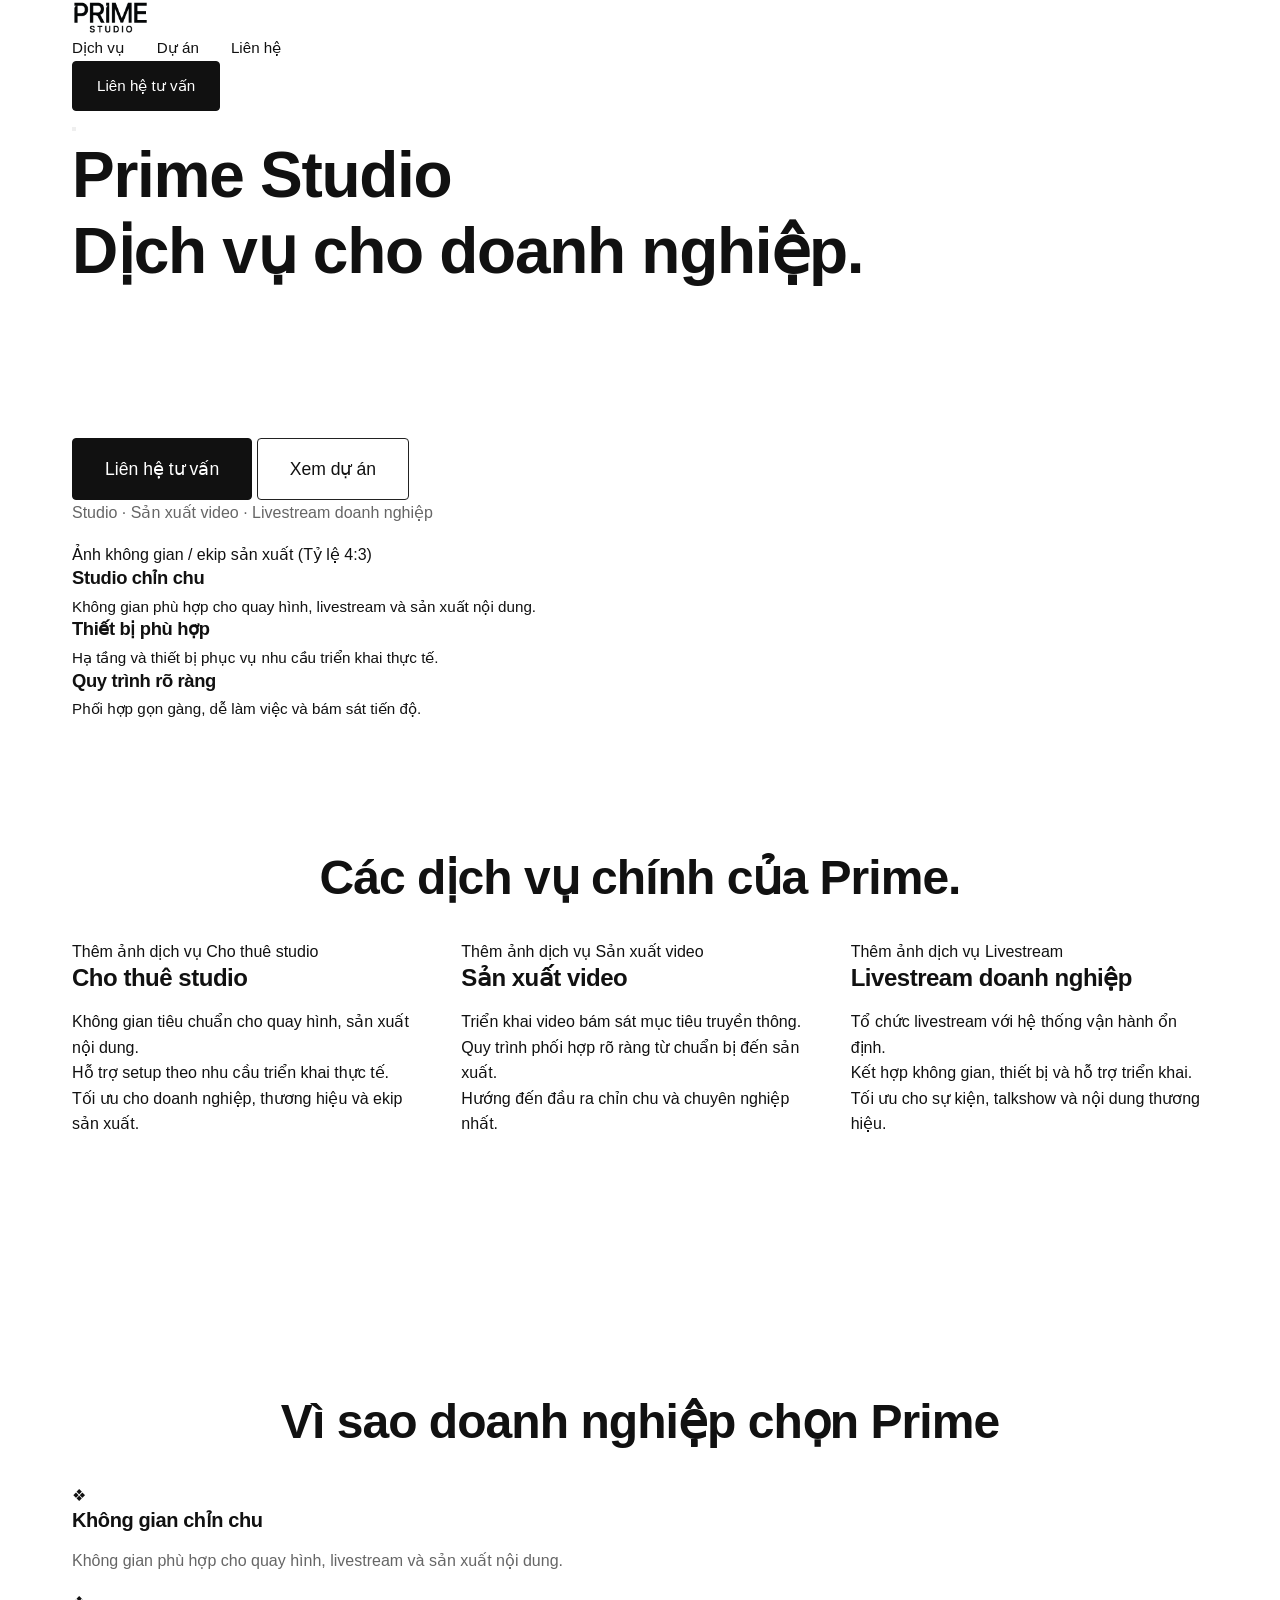
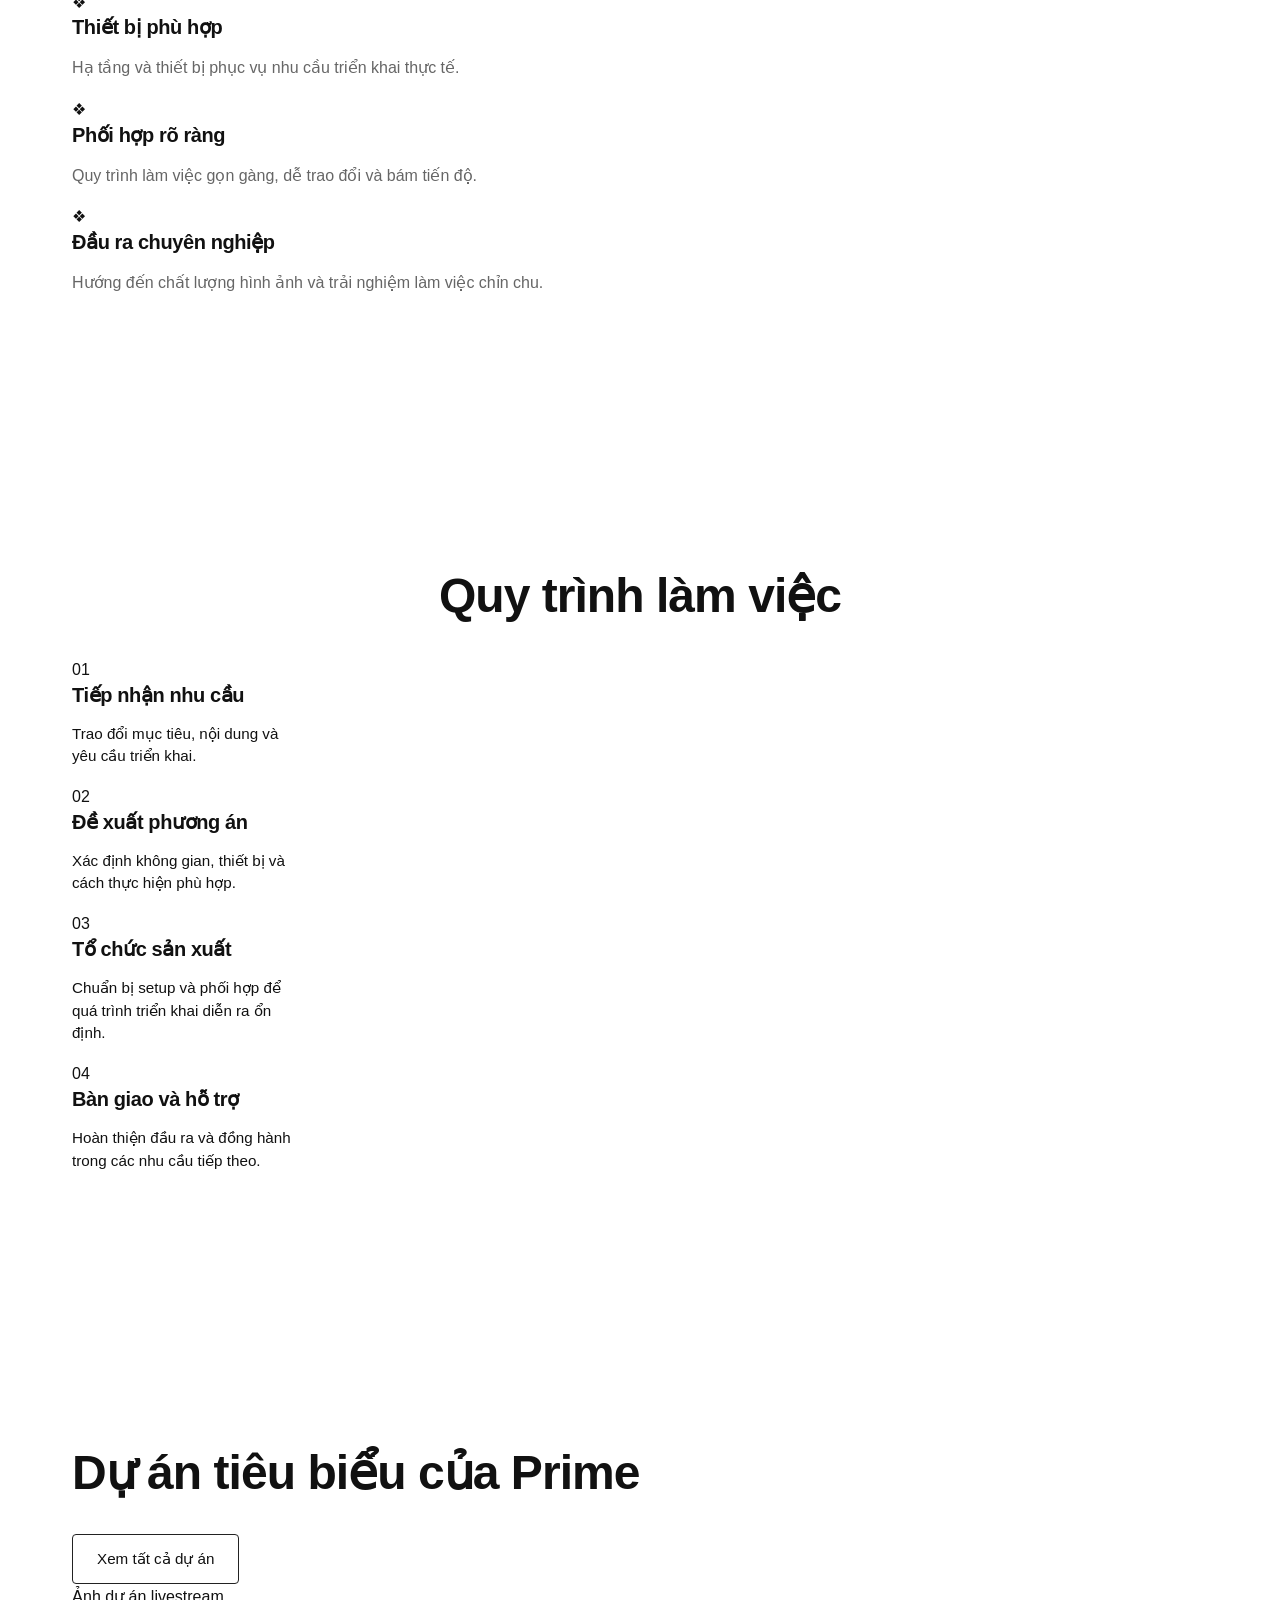
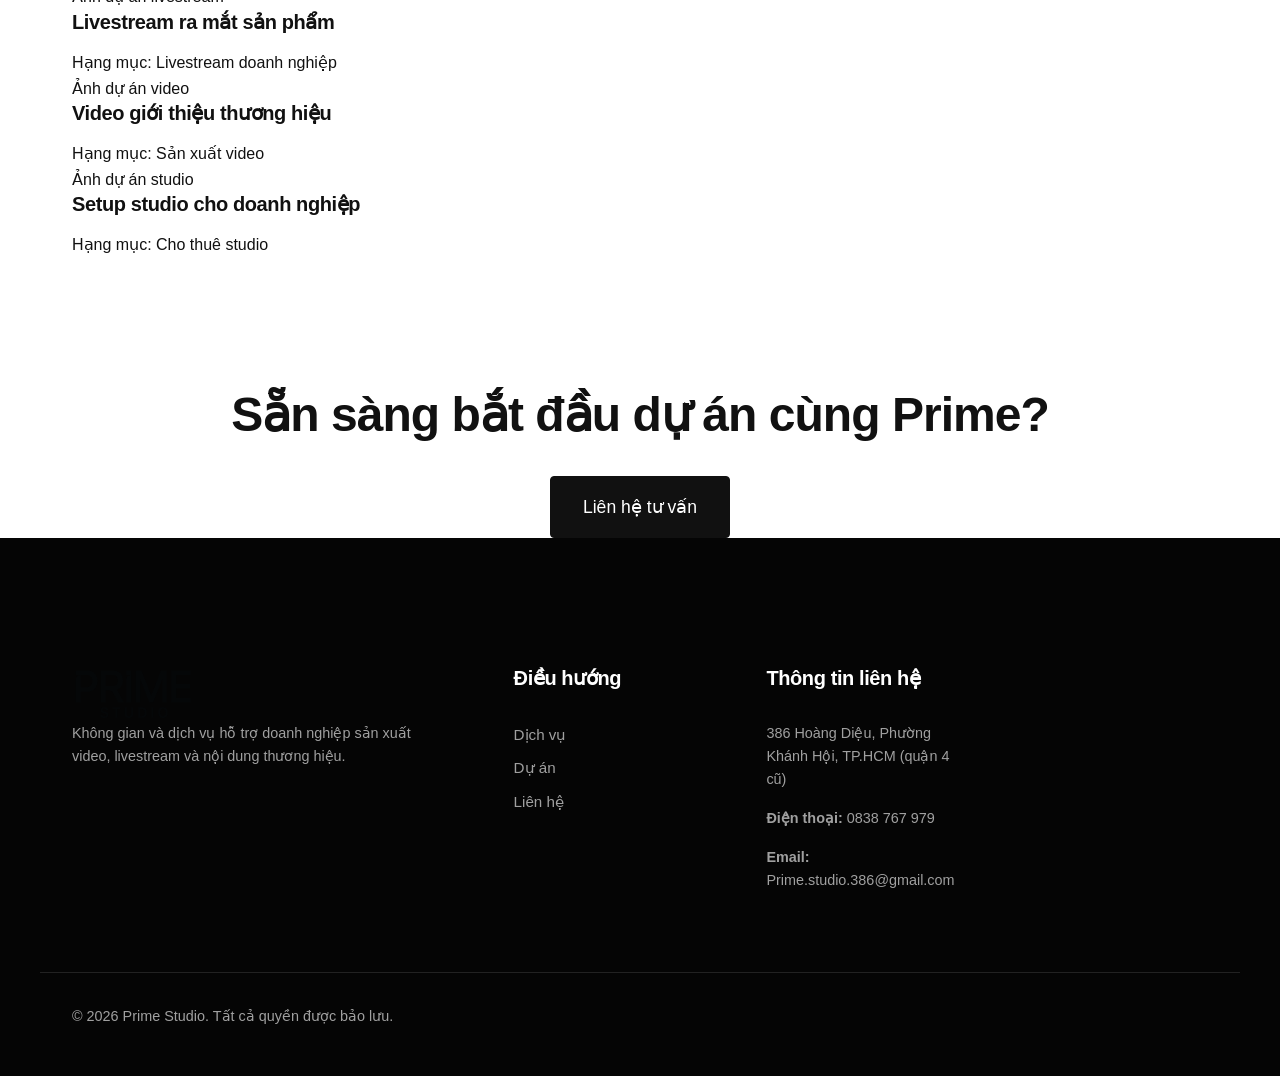
<file: index.html>
<!DOCTYPE html>
<html lang="vi">
<head>
    <meta charset="UTF-8">
    <meta name="viewport" content="width=device-width, initial-scale=1.0">
    <title>Prime Studio | Website Template</title>
    <meta name="description" content="Template website giới thiệu doanh nghiệp.">
    
    <!-- Google Fonts -->
    <link rel="preconnect" href="https://fonts.googleapis.com">
    <link rel="preconnect" href="https://fonts.gstatic.com" crossorigin>
    <link href="https://fonts.googleapis.com/css2?family=Be+Vietnam+Pro:wght@300;400;500;600;700&display=swap" rel="stylesheet">
    
    <link rel="stylesheet" href="css/style.css">
</head>
<body>

    <!-- 1. Header -->
    <header class="navbar" id="navbar">
        <div class="container nav-container">
            <div class="logo">
                <a href="#">
                    <img src="assets/images/logo.png" alt="Prime Studio">
                </a>
            </div>
            <nav class="nav-menu">
                <ul class="nav-list">
                    <li><a href="index.html#services" class="nav-link">Dịch vụ</a></li>
                    <li><a href="projects.html" class="nav-link">Dự án</a></li>
                    <li><a href="contact.html" class="nav-link">Liên hệ</a></li>
                </ul>
            </nav>
            <div class="nav-actions">
                <a href="contact.html" class="btn btn-primary">Liên hệ tư vấn</a>
            </div>
            <button class="mobile-toggle" id="mobileToggle" aria-label="Menu">
                <span></span>
                <span></span>
            </button>
        </div>
    </header>

    <!-- 2. Hero Section (Split Layout) -->
    <section class="hero-split">
        <div class="container hero-container-split">
            <div class="hero-content">
                <h1 class="hero-title">
                    <span class="title-main">Prime Studio</span><br>
                    <span class="title-sub">Dịch vụ cho doanh nghiệp.</span>
                </h1>
                <p class="hero-subtitle">Prime cung cấp không gian studio, dịch vụ livestream, thiết bị và vận hành cho mọi nhu cầu sản xuất nội dung của doanh nghiệp.</p>
                <div class="hero-cta-group">
                    <a href="contact.html" class="btn btn-primary btn-large">Liên hệ tư vấn</a>
                    <a href="#work" class="btn btn-outline btn-large">Xem dự án</a>
                </div>
                <p class="trust-line">Studio &middot; Sản xuất video &middot; Livestream doanh nghiệp</p>
            </div>
            <div class="hero-visual">
                <div class="hero-image-wrapper">
                    <div class="img-placeholder">Ảnh không gian / ekip sản xuất (Tỷ lệ 4:3)</div>
                </div>
            </div>
        </div>
    </section>

    <!-- 3. Trust Section -->
    <section class="trust-signals">
        <div class="container trust-grid-simple">
            <div class="trust-stat">
                <h3 style="font-size: 1.15rem; margin-bottom: 0.4rem; color: var(--c-text);">Studio chỉn chu</h3>
                <p style="font-size: 0.95rem; color: var(--c-text-muted); line-height: 1.5; margin: 0; padding-right: 1rem;">Không gian phù hợp cho quay hình, livestream và sản xuất nội dung.</p>
            </div>
            <div class="trust-stat">
                <h3 style="font-size: 1.15rem; margin-bottom: 0.4rem; color: var(--c-text);">Thiết bị phù hợp</h3>
                <p style="font-size: 0.95rem; color: var(--c-text-muted); line-height: 1.5; margin: 0; padding-right: 1rem;">Hạ tầng và thiết bị phục vụ nhu cầu triển khai thực tế.</p>
            </div>
            <div class="trust-stat">
                <h3 style="font-size: 1.15rem; margin-bottom: 0.4rem; color: var(--c-text);">Quy trình rõ ràng</h3>
                <p style="font-size: 0.95rem; color: var(--c-text-muted); line-height: 1.5; margin: 0; padding-right: 1rem;">Phối hợp gọn gàng, dễ làm việc và bám sát tiến độ.</p>
            </div>
        </div>
    </section>

    <!-- 4. Services Section -->
    <section class="section services" id="services">
        <div class="container">
            <h2 class="section-title text-center mb-lg">Các dịch vụ chính của Prime.</h2>
            
            <div class="services-grid">
                <!-- Service 1 -->
                <div class="service-card-clean">
                    <div class="service-img-wrap">
                        <div class="img-placeholder">Thêm ảnh dịch vụ Cho thuê studio</div>
                    </div>
                    <div class="service-content-clean">
                        <h3>Cho thuê studio</h3>
                        <ul class="service-bullets">
                            <li>Không gian tiêu chuẩn cho quay hình, sản xuất nội dung.</li>
                            <li>Hỗ trợ setup theo nhu cầu triển khai thực tế.</li>
                            <li>Tối ưu cho doanh nghiệp, thương hiệu và ekip sản xuất.</li>
                        </ul>
                    </div>
                </div>
                <!-- Service 2 -->
                <div class="service-card-clean">
                    <div class="service-img-wrap">
                        <div class="img-placeholder">Thêm ảnh dịch vụ Sản xuất video</div>
                    </div>
                    <div class="service-content-clean">
                        <h3>Sản xuất video</h3>
                        <ul class="service-bullets">
                            <li>Triển khai video bám sát mục tiêu truyền thông.</li>
                            <li>Quy trình phối hợp rõ ràng từ chuẩn bị đến sản xuất.</li>
                            <li>Hướng đến đầu ra chỉn chu và chuyên nghiệp nhất.</li>
                        </ul>
                    </div>
                </div>
                <!-- Service 3 -->
                <div class="service-card-clean">
                    <div class="service-img-wrap">
                        <div class="img-placeholder">Thêm ảnh dịch vụ Livestream</div>
                    </div>
                    <div class="service-content-clean">
                        <h3>Livestream doanh nghiệp</h3>
                        <ul class="service-bullets">
                            <li>Tổ chức livestream với hệ thống vận hành ổn định.</li>
                            <li>Kết hợp không gian, thiết bị và hỗ trợ triển khai.</li>
                            <li>Tối ưu cho sự kiện, talkshow và nội dung thương hiệu.</li>
                        </ul>
                    </div>
                </div>
            </div>
        </div>
    </section>

    <!-- 5. Why Prime -->
    <section class="section why-prime bg-alt">
        <div class="container">
            <h2 class="section-title text-center mb-lg">Vì sao doanh nghiệp chọn Prime</h2>
            <div class="why-grid">
                <div class="why-card">
                    <div class="why-icon">❖</div>
                    <h4>Không gian chỉn chu</h4>
                    <p>Không gian phù hợp cho quay hình, livestream và sản xuất nội dung.</p>
                </div>
                <div class="why-card">
                    <div class="why-icon">❖</div>
                    <h4>Thiết bị phù hợp</h4>
                    <p>Hạ tầng và thiết bị phục vụ nhu cầu triển khai thực tế.</p>
                </div>
                <div class="why-card">
                    <div class="why-icon">❖</div>
                    <h4>Phối hợp rõ ràng</h4>
                    <p>Quy trình làm việc gọn gàng, dễ trao đổi và bám tiến độ.</p>
                </div>
                <div class="why-card">
                    <div class="why-icon">❖</div>
                    <h4>Đầu ra chuyên nghiệp</h4>
                    <p>Hướng đến chất lượng hình ảnh và trải nghiệm làm việc chỉn chu.</p>
                </div>
            </div>
        </div>
    </section>

    <!-- 6. Process Section -->
    <section class="section process">
        <div class="container">
            <h2 class="section-title text-center mb-lg">Quy trình làm việc</h2>
            <div class="timeline">
                <div class="timeline-step">
                    <div class="step-dot"></div>
                    <div class="step-content">
                        <span class="step-num">01</span>
                        <h4>Tiếp nhận nhu cầu</h4>
                        <p style="font-size: 0.95rem; color: var(--c-text-muted); margin-top: 0.5rem; line-height: 1.5; max-width: 220px;">Trao đổi mục tiêu, nội dung và yêu cầu triển khai.</p>
                    </div>
                </div>
                <div class="timeline-step">
                    <div class="step-dot"></div>
                    <div class="step-content">
                        <span class="step-num">02</span>
                        <h4>Đề xuất phương án</h4>
                        <p style="font-size: 0.95rem; color: var(--c-text-muted); margin-top: 0.5rem; line-height: 1.5; max-width: 220px;">Xác định không gian, thiết bị và cách thực hiện phù hợp.</p>
                    </div>
                </div>
                <div class="timeline-step">
                    <div class="step-dot"></div>
                    <div class="step-content">
                        <span class="step-num">03</span>
                        <h4>Tổ chức sản xuất</h4>
                        <p style="font-size: 0.95rem; color: var(--c-text-muted); margin-top: 0.5rem; line-height: 1.5; max-width: 220px;">Chuẩn bị setup và phối hợp để quá trình triển khai diễn ra ổn định.</p>
                    </div>
                </div>
                <div class="timeline-step">
                    <div class="step-dot"></div>
                    <div class="step-content">
                        <span class="step-num">04</span>
                        <h4>Bàn giao và hỗ trợ</h4>
                        <p style="font-size: 0.95rem; color: var(--c-text-muted); margin-top: 0.5rem; line-height: 1.5; max-width: 220px;">Hoàn thiện đầu ra và đồng hành trong các nhu cầu tiếp theo.</p>
                    </div>
                </div>
            </div>
        </div>
    </section>

    <!-- 7. Proof Section -->
    <section class="section proof bg-alt" id="work">
        <div class="container">
            <div class="section-header-split mb-lg">
                <h2 class="section-title">Dự án tiêu biểu của Prime</h2>
                <a href="projects.html" class="btn btn-outline" style="padding: 0.75rem 1.5rem; font-size: 0.95rem;">Xem tất cả dự án</a>
            </div>
            <div class="gallery-grid">
                <!-- Large Feature -->
                <div class="gallery-item large-span">
                    <div class="img-placeholder">Ảnh dự án livestream</div>
                    <div class="gallery-overlay">
                        <h4>Livestream ra mắt sản phẩm</h4>
                        <span>Hạng mục: Livestream doanh nghiệp</span>
                    </div>
                </div>
                <!-- Standard Size -->
                <div class="gallery-item">
                    <div class="img-placeholder">Ảnh dự án video</div>
                    <div class="gallery-overlay">
                        <h4>Video giới thiệu thương hiệu</h4>
                        <span>Hạng mục: Sản xuất video</span>
                    </div>
                </div>
                <!-- Standard Size -->
                <div class="gallery-item">
                    <div class="img-placeholder">Ảnh dự án studio</div>
                    <div class="gallery-overlay">
                        <h4>Setup studio cho doanh nghiệp</h4>
                        <span>Hạng mục: Cho thuê studio</span>
                    </div>
                </div>
            </div>
        </div>
    </section>

    <!-- 8. Final CTA Section -->
    <section class="final-cta">
        <div class="container cta-container text-center">
            <h2 class="mb-sm">Sẵn sàng bắt đầu dự án cùng Prime?</h2>
            <div class="cta-actions justify-center mt-md">
                <a href="contact.html" class="btn btn-primary btn-large">Liên hệ tư vấn</a>
            </div>
        </div>
    </section>

    <!-- 9. Footer -->
    <footer class="footer">
        <div class="container footer-grid">
            <div class="footer-info">
                <div class="footer-logo">
                    <img src="assets/images/logo.png" alt="Prime Studio">
                </div>
                <p class="footer-desc mt-sm">Không gian và dịch vụ hỗ trợ doanh nghiệp sản xuất video, livestream và nội dung thương hiệu.</p>
            </div>
            
            <div class="footer-links">
                <h4>Điều hướng</h4>
                <ul>
                    <li><a href="#services">Dịch vụ</a></li>
                    <li><a href="#work">Dự án</a></li>
                    <li><a href="contact.html">Liên hệ</a></li>
                </ul>
            </div>
            
            <div class="footer-contact">
                <h4>Thông tin liên hệ</h4>
                <p>386 Hoàng Diệu, Phường Khánh Hội, TP.HCM (quận 4 cũ)</p>
                <p class="mt-sm"><strong>Điện thoại:</strong> 0838 767 979</p>
                <p><strong>Email:</strong> Prime.studio.386@gmail.com</p>
            </div>
        </div>
        <div class="container footer-bottom">
            <p>&copy; 2026 Prime Studio. Tất cả quyền được bảo lưu.</p>
        </div>
    </footer>

    <script src="js/main.js"></script>
</body>
</html>
</file>
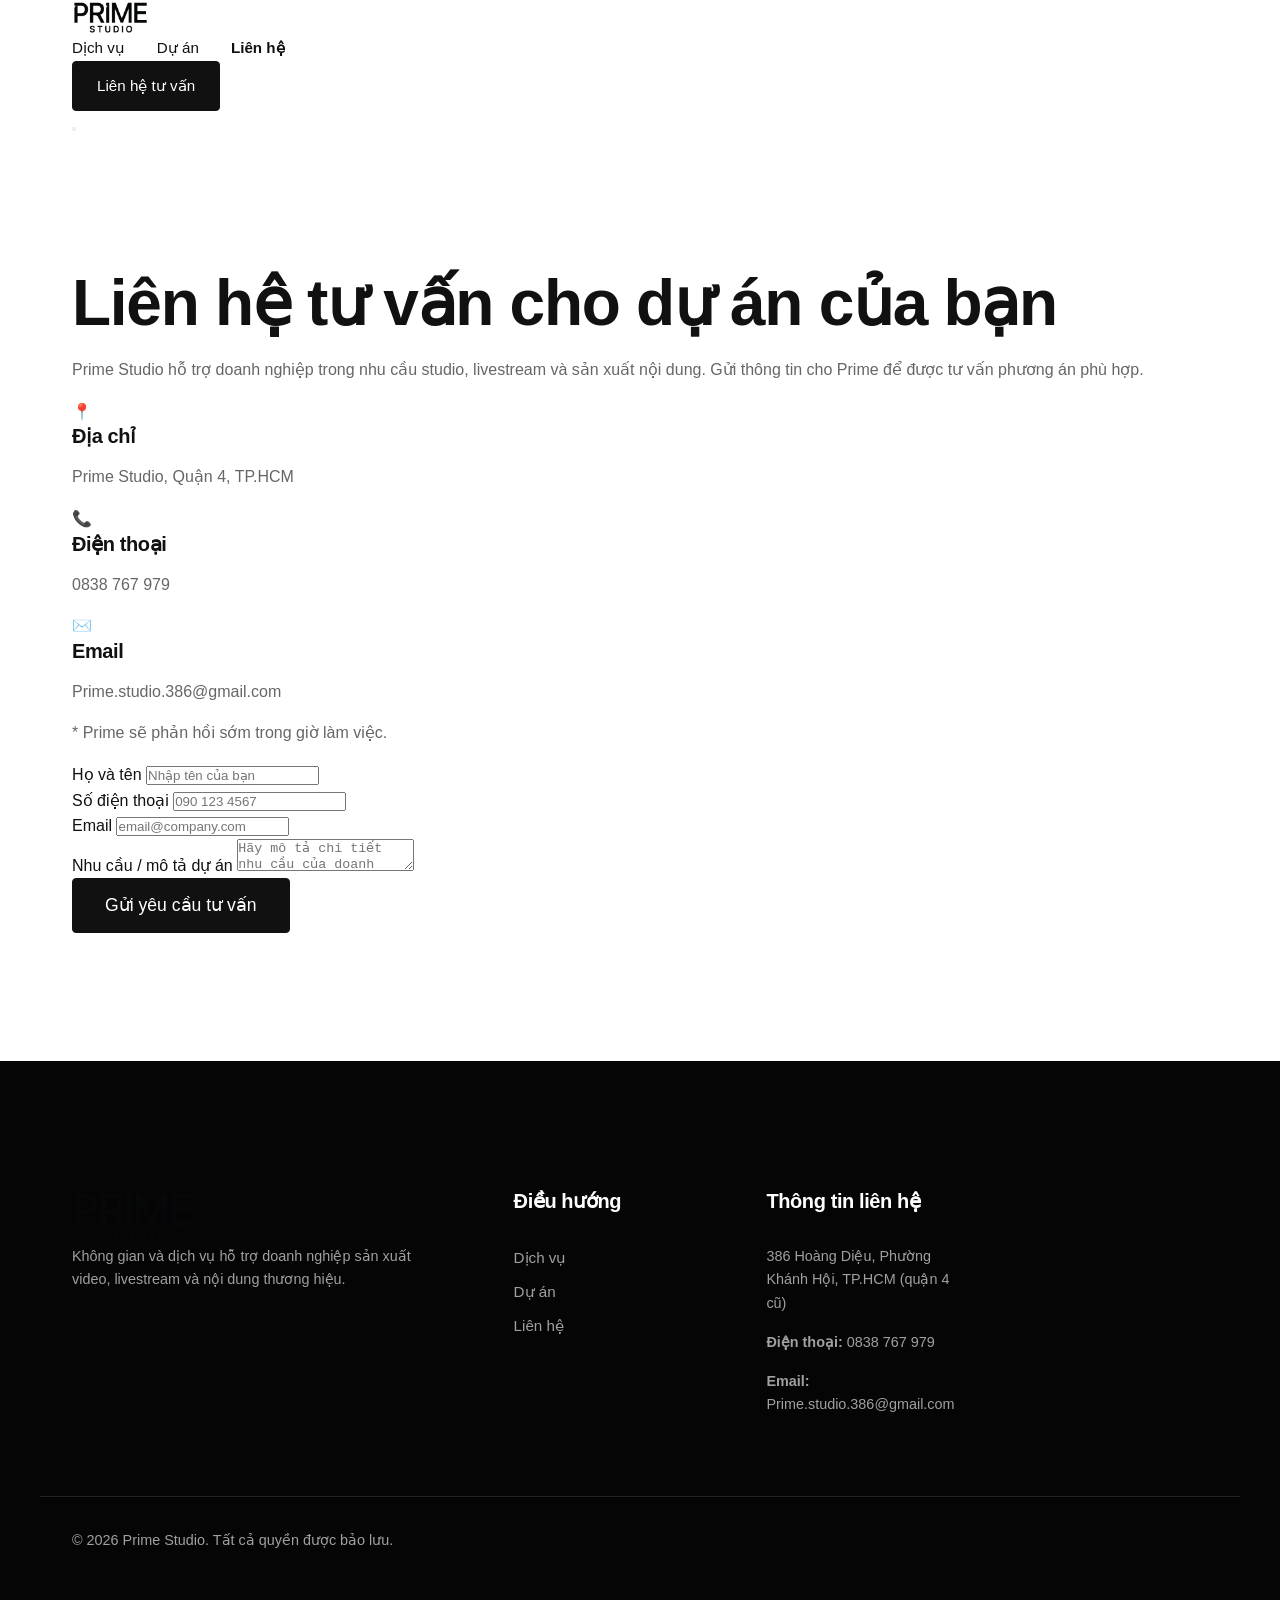
<file: contact.html>
<!DOCTYPE html>
<html lang="vi">
<head>
    <meta charset="UTF-8">
    <meta name="viewport" content="width=device-width, initial-scale=1.0">
    <title>Liên hệ tư vấn | Prime Studio</title>
    <meta name="description" content="Liên hệ Prime Studio để nhận tư vấn về studio, livestream hoặc sản xuất video.">
    
    <!-- Google Fonts -->
    <link rel="preconnect" href="https://fonts.googleapis.com">
    <link rel="preconnect" href="https://fonts.gstatic.com" crossorigin>
    <link href="https://fonts.googleapis.com/css2?family=Be+Vietnam+Pro:wght@300;400;500;600;700&display=swap" rel="stylesheet">
    
    <link rel="stylesheet" href="css/style.css">
</head>
<body>

    <!-- 1. Header -->
    <header class="navbar" id="navbar">
        <div class="container nav-container">
            <div class="logo">
                <a href="index.html">
                    <img src="assets/images/logo.png" alt="Prime Studio">
                </a>
            </div>
            <nav class="nav-menu">
                <ul class="nav-list">
                    <li><a href="index.html#services" class="nav-link">Dịch vụ</a></li>
                    <li><a href="projects.html" class="nav-link">Dự án</a></li>
                    <li><a href="contact.html" class="nav-link" style="color: var(--c-primary); font-weight: 600;">Liên hệ</a></li>
                </ul>
            </nav>
            <div class="nav-actions">
                <a href="contact.html" class="btn btn-primary">Liên hệ tư vấn</a>
            </div>
            <button class="mobile-toggle" id="mobileToggle" aria-label="Menu">
                <span></span>
                <span></span>
            </button>
        </div>
    </header>

    <!-- Contact Section -->
    <section class="section">
        <div class="container contact-split">
            <!-- Left Info Col -->
            <div class="contact-info-col">
                <h1 class="contact-headline">Liên hệ tư vấn cho dự án của bạn</h1>
                <p class="contact-desc">Prime Studio hỗ trợ doanh nghiệp trong nhu cầu studio, livestream và sản xuất nội dung. Gửi thông tin cho Prime để được tư vấn phương án phù hợp.</p>
                
                <div class="contact-details-list">
                    <div class="contact-detail-item">
                        <div class="contact-icon">📍</div>
                        <div class="contact-detail-text">
                            <h4>Địa chỉ</h4>
                            <p>Prime Studio, Quận 4, TP.HCM</p>
                        </div>
                    </div>
                    <div class="contact-detail-item">
                        <div class="contact-icon">📞</div>
                        <div class="contact-detail-text">
                            <h4>Điện thoại</h4>
                            <p>0838 767 979</p>
                        </div>
                    </div>
                    <div class="contact-detail-item">
                        <div class="contact-icon">✉️</div>
                        <div class="contact-detail-text">
                            <h4>Email</h4>
                            <p>Prime.studio.386@gmail.com</p>
                        </div>
                    </div>
                </div>
                
                <p class="contact-note">* Prime sẽ phản hồi sớm trong giờ làm việc.</p>
            </div>
            
            <!-- Right Form Col -->
            <div class="contact-form-col">
                <form action="#" method="POST" id="contactForm">
                    <div class="form-group">
                        <label for="name" class="form-label">Họ và tên</label>
                        <input type="text" id="name" name="name" class="form-control" placeholder="Nhập tên của bạn" required>
                    </div>
                    <div class="form-group">
                        <label for="phone" class="form-label">Số điện thoại</label>
                        <input type="tel" id="phone" name="phone" class="form-control" placeholder="090 123 4567" required>
                    </div>
                    <div class="form-group">
                        <label for="email" class="form-label">Email</label>
                        <input type="email" id="email" name="email" class="form-control" placeholder="email@company.com" required>
                    </div>
                    <div class="form-group">
                        <label for="message" class="form-label">Nhu cầu / mô tả dự án</label>
                        <textarea id="message" name="message" class="form-control" placeholder="Hãy mô tả chi tiết nhu cầu của doanh nghiệp..." required></textarea>
                    </div>
                    <button type="submit" id="submitBtn" class="btn btn-primary btn-large btn-submit">Gửi yêu cầu tư vấn</button>
                </form>
                
                <div id="formSuccessMessage" style="display: none; text-align: center; padding: 2.5rem 1rem;">
                    <div style="font-size: 3.5rem; margin-bottom: 1rem;">✅</div>
                    <h3 style="font-size: 1.5rem; margin-bottom: 0.75rem; color: var(--c-text);">Gửi yêu cầu thành công</h3>
                    <p style="color: var(--c-text-muted); line-height: 1.6; margin: 0;">Cảm ơn bạn đã quan tâm đến Prime Studio. Thông tin của bạn đã được hệ thống ghi nhận. Đội ngũ tư vấn sẽ liên hệ lại với bạn trong thời gian sớm nhất.</p>
                </div>
            </div>
        </div>
    </section>

    <!-- 9. Footer -->
    <footer class="footer">
        <div class="container footer-grid">
            <div class="footer-info">
                <div class="footer-logo">
                    <img src="assets/images/logo.png" alt="Prime Studio">
                </div>
                <p class="footer-desc mt-sm">Không gian và dịch vụ hỗ trợ doanh nghiệp sản xuất video, livestream và nội dung thương hiệu.</p>
            </div>
            
            <div class="footer-links">
                <h4>Điều hướng</h4>
                <ul>
                    <li><a href="index.html#services">Dịch vụ</a></li>
                    <li><a href="projects.html">Dự án</a></li>
                    <li><a href="contact.html">Liên hệ</a></li>
                </ul>
            </div>
            
            <div class="footer-contact">
                <h4>Thông tin liên hệ</h4>
                <p>386 Hoàng Diệu, Phường Khánh Hội, TP.HCM (quận 4 cũ)</p>
                <p class="mt-sm"><strong>Điện thoại:</strong> 0838 767 979</p>
                <p><strong>Email:</strong> Prime.studio.386@gmail.com</p>
            </div>
        </div>
        <div class="container footer-bottom">
            <p>&copy; 2026 Prime Studio. Tất cả quyền được bảo lưu.</p>
        </div>
    </footer>

    <script src="js/main.js"></script>
</body>
</html>
</file>
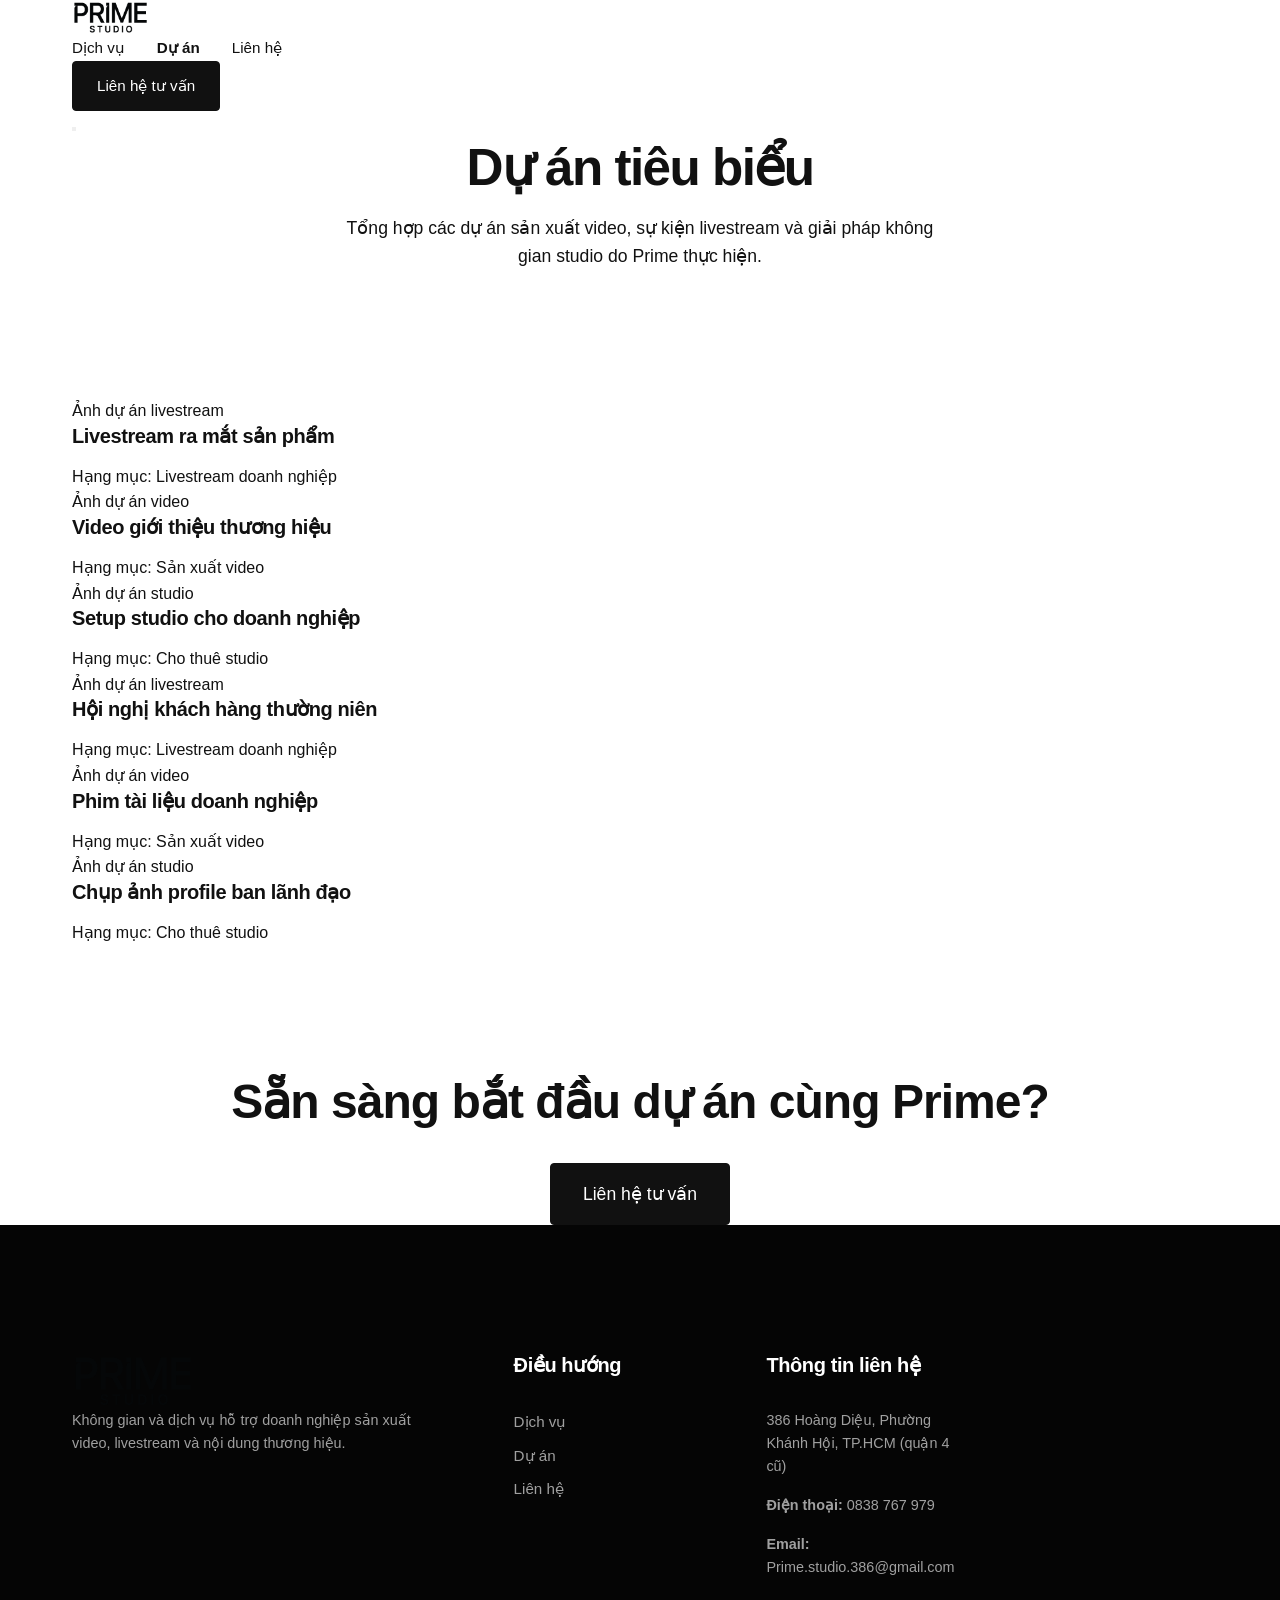
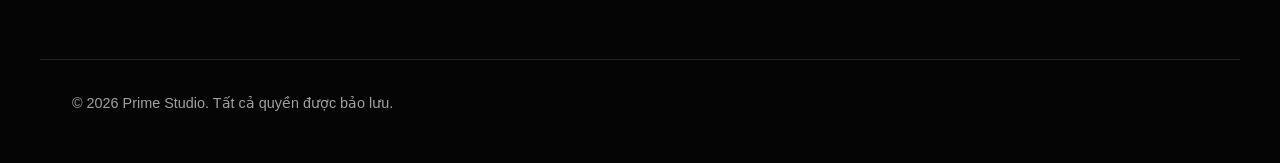
<file: projects.html>
<!DOCTYPE html>
<html lang="vi">
<head>
    <meta charset="UTF-8">
    <meta name="viewport" content="width=device-width, initial-scale=1.0">
    <title>Dự Án | Prime Studio</title>
    <meta name="description" content="Khám phá các dự án sản xuất video, livestream và studio nổi bật do Prime Studio thực hiện.">
    
    <!-- Google Fonts -->
    <link rel="preconnect" href="https://fonts.googleapis.com">
    <link rel="preconnect" href="https://fonts.gstatic.com" crossorigin>
    <link href="https://fonts.googleapis.com/css2?family=Be+Vietnam+Pro:wght@300;400;500;600;700&display=swap" rel="stylesheet">
    
    <link rel="stylesheet" href="css/style.css">
</head>
<body>

    <!-- 1. Header -->
    <header class="navbar" id="navbar">
        <div class="container nav-container">
            <div class="logo">
                <a href="index.html">
                    <img src="assets/images/logo.png" alt="Prime Studio">
                </a>
            </div>
            <nav class="nav-menu">
                <ul class="nav-list">
                    <li><a href="index.html#services" class="nav-link">Dịch vụ</a></li>
                    <li><a href="projects.html" class="nav-link" style="color: var(--c-primary); font-weight: 600;">Dự án</a></li>
                    <li><a href="contact.html" class="nav-link">Liên hệ</a></li>
                </ul>
            </nav>
            <div class="nav-actions">
                <a href="contact.html" class="btn btn-primary">Liên hệ tư vấn</a>
            </div>
            <button class="mobile-toggle" id="mobileToggle" aria-label="Menu">
                <span></span>
                <span></span>
            </button>
        </div>
    </header>

    <!-- Page Header -->
    <section class="page-header">
        <div class="container text-center">
            <h1 style="font-size: clamp(2.5rem, 4vw, 3.5rem); margin-bottom: 1rem; color: var(--c-text); letter-spacing: -0.03em;">Dự án tiêu biểu</h1>
            <p style="font-size: 1.1rem; color: var(--c-text-muted); max-width: 600px; margin: 0 auto;">Tổng hợp các dự án sản xuất video, sự kiện livestream và giải pháp không gian studio do Prime thực hiện.</p>
        </div>
    </section>

    <!-- Projects Grid -->
    <section class="section">
        <div class="container">
            <div class="gallery-grid-full">
                <!-- Project 1 -->
                <div class="gallery-item">
                    <div class="img-placeholder">Ảnh dự án livestream</div>
                    <div class="gallery-overlay">
                        <h4>Livestream ra mắt sản phẩm</h4>
                        <span>Hạng mục: Livestream doanh nghiệp</span>
                    </div>
                </div>
                <!-- Project 2 -->
                <div class="gallery-item">
                    <div class="img-placeholder">Ảnh dự án video</div>
                    <div class="gallery-overlay">
                        <h4>Video giới thiệu thương hiệu</h4>
                        <span>Hạng mục: Sản xuất video</span>
                    </div>
                </div>
                <!-- Project 3 -->
                <div class="gallery-item">
                    <div class="img-placeholder">Ảnh dự án studio</div>
                    <div class="gallery-overlay">
                        <h4>Setup studio cho doanh nghiệp</h4>
                        <span>Hạng mục: Cho thuê studio</span>
                    </div>
                </div>
                <!-- Project 4 -->
                <div class="gallery-item">
                    <div class="img-placeholder">Ảnh dự án livestream</div>
                    <div class="gallery-overlay">
                        <h4>Hội nghị khách hàng thường niên</h4>
                        <span>Hạng mục: Livestream doanh nghiệp</span>
                    </div>
                </div>
                <!-- Project 5 -->
                <div class="gallery-item">
                    <div class="img-placeholder">Ảnh dự án video</div>
                    <div class="gallery-overlay">
                        <h4>Phim tài liệu doanh nghiệp</h4>
                        <span>Hạng mục: Sản xuất video</span>
                    </div>
                </div>
                <!-- Project 6 -->
                <div class="gallery-item">
                    <div class="img-placeholder">Ảnh dự án studio</div>
                    <div class="gallery-overlay">
                        <h4>Chụp ảnh profile ban lãnh đạo</h4>
                        <span>Hạng mục: Cho thuê studio</span>
                    </div>
                </div>
            </div>
        </div>
    </section>

    <!-- 8. Final CTA Section -->
    <section class="final-cta">
        <div class="container cta-container text-center">
            <h2 class="mb-sm">Sẵn sàng bắt đầu dự án cùng Prime?</h2>
            <div class="cta-actions justify-center mt-md">
                <a href="contact.html" class="btn btn-primary btn-large">Liên hệ tư vấn</a>
            </div>
        </div>
    </section>

    <!-- 9. Footer -->
    <footer class="footer">
        <div class="container footer-grid">
            <div class="footer-info">
                <div class="footer-logo">
                    <img src="assets/images/logo.png" alt="Prime Studio">
                </div>
                <p class="footer-desc mt-sm">Không gian và dịch vụ hỗ trợ doanh nghiệp sản xuất video, livestream và nội dung thương hiệu.</p>
            </div>
            
            <div class="footer-links">
                <h4>Điều hướng</h4>
                <ul>
                    <li><a href="index.html#services">Dịch vụ</a></li>
                    <li><a href="projects.html">Dự án</a></li>
                    <li><a href="contact.html">Liên hệ</a></li>
                </ul>
            </div>
            
            <div class="footer-contact">
                <h4>Thông tin liên hệ</h4>
                <p>386 Hoàng Diệu, Phường Khánh Hội, TP.HCM (quận 4 cũ)</p>
                <p class="mt-sm"><strong>Điện thoại:</strong> 0838 767 979</p>
                <p><strong>Email:</strong> Prime.studio.386@gmail.com</p>
            </div>
        </div>
        <div class="container footer-bottom">
            <p>&copy; 2026 Prime Studio. Tất cả quyền được bảo lưu.</p>
        </div>
    </footer>

    <script src="js/main.js"></script>
</body>
</html>
</file>
<file: css/style.css>
/* 
  Prime Studio - Minimal, Professional, Premium CSS 
*/

:root {
    /* Color Palette - Premium Dark Theme emphasis with clean whites */
    --color-bg-main: #ffffff;
    --color-bg-light: #f8f9fa;
    --color-bg-dark: #0a0a0a;
    --color-bg-darker: #050505;
    
    --color-text-main: #111111;
    --color-text-muted: #666666;
    --color-text-light: #f5f5f5;
    --color-text-light-muted: #a0a0a0;
    
    --color-border: #e5e5e5;
    --color-border-dark: #222222;
    
    --color-accent: #111111; /* Clean monochrome accent */
    --color-accent-hover: #333333;
    
    /* Typography */
    --font-family: 'Inter', -apple-system, BlinkMacSystemFont, "Segoe UI", Roboto, sans-serif;
    
    /* Spacing */
    --spacing-xs: 0.5rem;
    --spacing-sm: 1rem;
    --spacing-md: 2rem;
    --spacing-lg: 4rem;
    --spacing-xl: 8rem;
    
    /* Layout */
    --container-width: 1200px;
    --radius-sm: 4px;
    --radius-md: 8px;
    --transition-fast: 0.2s ease;
    --transition-smooth: 0.4s cubic-bezier(0.16, 1, 0.3, 1);
}

/* Reset & Base Styles */
* {
    margin: 0;
    padding: 0;
    box-sizing: border-box;
}

html {
    scroll-behavior: smooth;
    font-size: 16px;
}

body {
    font-family: var(--font-family);
    color: var(--color-text-main);
    background-color: var(--color-bg-main);
    line-height: 1.6;
    -webkit-font-smoothing: antialiased;
    -moz-osx-font-smoothing: grayscale;
}

a {
    color: inherit;
    text-decoration: none;
    transition: color var(--transition-fast);
}

ul {
    list-style: none;
}

img {
    max-width: 100%;
    height: auto;
    display: block;
}

/* Typography */
h1, h2, h3, h4, h5, h6 {
    font-weight: 600;
    line-height: 1.2;
    margin-bottom: var(--spacing-sm);
    letter-spacing: -0.02em;
}

h1 { font-size: clamp(2.5rem, 5vw, 4.5rem); }
h2 { font-size: clamp(2rem, 4vw, 3rem); margin-bottom: var(--spacing-md); }
h3 { font-size: 1.5rem; }
h4 { font-size: 1.25rem; }

p {
    margin-bottom: var(--spacing-sm);
    color: var(--color-text-muted);
}

/* Utility Classes */
.container {
    width: 100%;
    max-width: var(--container-width);
    margin: 0 auto;
    padding: 0 var(--spacing-md);
}

.section {
    padding: var(--spacing-xl) 0;
}

.text-center { text-align: center; }
.bg-light { background-color: var(--color-bg-light); }
.dark-section { 
    background-color: var(--color-bg-dark); 
    color: var(--color-text-light); 
}
.dark-section p { color: var(--color-text-light-muted); }
.mt-1 { margin-top: var(--spacing-sm); }
.mt-2 { margin-top: var(--spacing-md); }

/* Buttons */
.btn {
    display: inline-flex;
    align-items: center;
    justify-content: center;
    padding: 0.75rem 1.5rem;
    font-weight: 500;
    font-size: 0.95rem;
    border-radius: var(--radius-sm);
    cursor: pointer;
    transition: all var(--transition-fast);
    text-align: center;
}

.btn-large {
    padding: 1rem 2rem;
    font-size: 1.1rem;
}

.btn-primary {
    background-color: var(--color-accent);
    color: #fff;
    border: 1px solid var(--color-accent);
}

.btn-primary:hover {
    background-color: var(--color-accent-hover);
    border-color: var(--color-accent-hover);
}

.btn-outline {
    background-color: transparent;
    color: var(--color-text-main);
    border: 1px solid var(--color-border-dark);
}

.btn-outline:hover {
    background-color: var(--color-bg-light);
}

.hero-actions .btn-outline {
    color: #fff;
    border-color: rgba(255, 255, 255, 0.3);
}

.hero-actions .btn-outline:hover {
    background-color: rgba(255, 255, 255, 0.1);
    border-color: #fff;
}

/* 1. Header */
.header {
    position: fixed;
    top: 0;
    left: 0;
    width: 100%;
    z-index: 100;
    background-color: rgba(255, 255, 255, 0.95);
    backdrop-filter: blur(10px);
    border-bottom: 1px solid var(--color-border);
    transition: transform var(--transition-fast);
}

.header.scrolled {
    box-shadow: 0 4px 20px rgba(0, 0, 0, 0.05);
}

.header-container {
    display: flex;
    align-items: center;
    justify-content: space-between;
    height: 80px; /* Khôi phục chiều cao tiêu chuẩn */
}

.logo {
    font-size: 1.5rem;
    font-weight: 700;
    letter-spacing: -0.03em;
}

.logo img {
    height: 35px; /* Làm logo nhỏ hơn một chút theo ý khách */
    width: auto;
    display: block;
}

.footer-brand .logo img {
    height: 55px; /* Thu nhỏ logo ở footer tương ứng */
    margin-bottom: var(--spacing-sm);
}

.nav-list {
    display: flex;
    gap: var(--spacing-md);
}

.nav-link {
    font-weight: 500;
    font-size: 0.95rem;
}

.nav-link:hover {
    color: var(--color-text-muted);
}

.mobile-menu-btn {
    display: none;
    background: none;
    border: none;
    cursor: pointer;
    flex-direction: column;
    gap: 5px;
}

.mobile-menu-btn span {
    display: block;
    width: 25px;
    height: 2px;
    background-color: var(--color-text-main);
    transition: var(--transition-fast);
}

/* 2. Hero Section */
.hero {
    position: relative;
    height: 100vh;
    min-height: 700px;
    display: flex;
    align-items: center;
    color: #fff;
    overflow: hidden;
    padding-top: 80px; /* Offset header */
}

.hero-bg {
    position: absolute;
    top: 0;
    left: 0;
    width: 100%;
    height: 100%;
    background-size: cover;
    background-position: center;
    z-index: -2;
    transform: scale(1.05); /* Slight zoom for premium feel */
}

.hero-overlay {
    position: absolute;
    top: 0;
    left: 0;
    width: 100%;
    height: 100%;
    background: linear-gradient(to right, rgba(0,0,0,0.8) 0%, rgba(0,0,0,0.4) 100%);
    z-index: -1;
}

.hero-content {
    max-width: 800px;
    margin: 0; /* Align left */
}

.hero-subtitle {
    font-size: clamp(1.1rem, 2vw, 1.3rem);
    color: rgba(255, 255, 255, 0.8);
    margin-bottom: var(--spacing-md);
    max-width: 600px;
}

.hero-actions {
    display: flex;
    gap: var(--spacing-sm);
}

/* Animations for Hero */
.fade-up {
    opacity: 0;
    transform: translateY(30px);
    animation: fadeUpAnim 0.8s var(--transition-smooth) forwards;
}

.delay-1 { animation-delay: 0.2s; }
.delay-2 { animation-delay: 0.4s; }

@keyframes fadeUpAnim {
    to {
        opacity: 1;
        transform: translateY(0);
    }
}

/* 3. Trust Bar */
.trust-bar {
    padding: var(--spacing-md) 0;
    background-color: var(--color-bg-light);
    border-bottom: 1px solid var(--color-border);
}

.trust-title {
    text-align: center;
    font-size: 0.85rem;
    text-transform: uppercase;
    letter-spacing: 0.05em;
    margin-bottom: var(--spacing-md);
}

.logo-grid {
    display: flex;
    justify-content: center;
    align-items: center;
    flex-wrap: wrap;
    gap: var(--spacing-lg);
    opacity: 0.6;
    filter: grayscale(100%);
}

.client-logo {
    font-weight: 700;
    font-size: 1.2rem;
    letter-spacing: 0.1em;
}

/* 4. Section Badge */
.section-badge {
    display: inline-block;
    font-size: 0.8rem;
    text-transform: uppercase;
    letter-spacing: 0.1em;
    font-weight: 600;
    margin-bottom: var(--spacing-sm);
    color: var(--color-text-muted);
}

.section-header {
    margin-bottom: var(--spacing-lg);
    max-width: 700px;
}

.section-header.text-center {
    margin-left: auto;
    margin-right: auto;
}

/* Core Services */
.services-grid {
    display: grid;
    grid-template-columns: repeat(auto-fit, minmax(300px, 1fr));
    gap: var(--spacing-md);
}

.service-card {
    background: #fff;
    border: 1px solid var(--color-border);
    border-radius: var(--radius-md);
    overflow: hidden;
    transition: transform var(--transition-smooth), box-shadow var(--transition-smooth);
}

.service-card:hover {
    transform: translateY(-5px);
    box-shadow: 0 10px 30px rgba(0,0,0,0.05);
}

.service-image {
    height: 240px;
    overflow: hidden;
    background: var(--color-bg-light);
}

.service-image img {
    width: 100%;
    height: 100%;
    object-fit: cover;
    transition: transform 0.8s ease;
}

.service-card:hover .service-image img {
    transform: scale(1.05);
}

.service-content {
    padding: var(--spacing-md);
}

.service-link {
    display: inline-block;
    margin-top: var(--spacing-sm);
    font-weight: 600;
    font-size: 0.9rem;
}

.service-link:hover {
    color: var(--color-text-muted);
}

/* 5. Case Studies */
.case-study-row {
    display: grid;
    grid-template-columns: 1fr 1fr;
    gap: var(--spacing-lg);
    align-items: center;
    margin-bottom: var(--spacing-xl);
}

.case-study-row:last-child {
    margin-bottom: 0;
}

.case-study-row.reverse .case-study-image {
    order: 2;
}

.case-study-row.reverse .case-study-info {
    order: 1;
}

.case-study-image {
    border-radius: var(--radius-md);
    overflow: hidden;
    position: relative;
    box-shadow: 0 20px 40px rgba(0,0,0,0.2);
}

.case-study-image img {
    width: 100%;
    height: auto;
    aspect-ratio: 4/3;
    object-fit: cover;
}

.case-category {
    font-size: 0.8rem;
    text-transform: uppercase;
    letter-spacing: 0.05em;
    color: var(--color-text-light-muted);
    display: block;
    margin-bottom: var(--spacing-xs);
}

.case-stats {
    display: flex;
    gap: var(--spacing-md);
    margin-top: var(--spacing-md);
    padding-top: var(--spacing-md);
    border-top: 1px solid var(--color-border-dark);
}

.case-stats li {
    display: flex;
    flex-direction: column;
    font-size: 0.85rem;
    color: var(--color-text-light-muted);
}

.case-stats strong {
    font-size: 1.5rem;
    color: #fff;
    line-height: 1.1;
}

/* 6. Why Choose Prime */
.features-grid {
    display: grid;
    grid-template-columns: 1fr 1fr;
    gap: var(--spacing-xl);
    align-items: center;
}

.feature-item {
    display: flex;
    gap: var(--spacing-md);
    margin-bottom: var(--spacing-md);
}

.feature-item:last-child {
    margin-bottom: 0;
}

.feature-icon {
    font-size: 2rem;
    flex-shrink: 0;
}

/* 7. Workflow */
.steps-container {
    display: flex;
    justify-content: space-between;
    align-items: flex-start;
    margin-top: var(--spacing-lg);
    text-align: left;
    position: relative;
}

.step {
    flex: 1;
    position: relative;
    z-index: 2;
    padding-right: var(--spacing-md);
}

.step-number {
    font-size: 2.5rem;
    font-weight: 700;
    color: var(--color-border);
    margin-bottom: var(--spacing-sm);
    line-height: 1;
}

.step-connector {
    flex: 0 0 20px;
    height: 1px;
    background-color: var(--color-border);
    margin-top: 2rem;
    margin-right: 20px;
}
.steps-container .step-connector:last-child { display: none; }

/* 8. Studio Space */
.studio-content {
    display: grid;
    grid-template-columns: 3fr 2fr;
    gap: var(--spacing-lg);
}

.studio-main-image {
    position: relative;
    border-radius: var(--radius-md);
    overflow: hidden;
}

.studio-main-image img {
    width: 100%;
    height: 100%;
    object-fit: cover;
}

.image-caption {
    position: absolute;
    bottom: 0;
    left: 0;
    width: 100%;
    padding: var(--spacing-sm) var(--spacing-md);
    background: linear-gradient(transparent, rgba(0,0,0,0.8));
    color: #fff;
    font-size: 0.9rem;
}

.equipment-list-container {
    padding: var(--spacing-md);
    background-color: var(--color-bg-light);
    border-radius: var(--radius-md);
}

.equipment-list {
    margin: var(--spacing-md) 0;
}

.equipment-list li {
    padding: 0.5rem 0;
    border-bottom: 1px solid var(--color-border);
    font-size: 0.95rem;
    color: var(--color-text-muted);
    display: flex;
    align-items: center;
}

.equipment-list li::before {
    content: '✓';
    margin-right: 10px;
    color: var(--color-accent);
    font-weight: bold;
}

/* 9. Testimonials */
.testimonial-grid {
    display: grid;
    grid-template-columns: repeat(auto-fit, minmax(300px, 1fr));
    gap: var(--spacing-md);
}

.testimonial-card {
    background: #fff;
    padding: var(--spacing-md);
    border-radius: var(--radius-md);
    border: 1px solid var(--color-border);
}

.stars {
    color: #f59e0b;
    margin-bottom: var(--spacing-sm);
    letter-spacing: 2px;
}

.quote {
    font-size: 1.05rem;
    color: var(--color-text-main);
    margin-bottom: var(--spacing-md);
    font-style: italic;
}

.author {
    display: flex;
    flex-direction: column;
}

.author strong {
    font-size: 0.95rem;
}

.author span {
    font-size: 0.85rem;
    color: var(--color-text-muted);
}

/* 10. CTA & Footer */
.cta-section {
    background-color: var(--color-bg-dark);
    color: #fff;
    padding: var(--spacing-xl) 0;
}

.cta-section p {
    color: var(--color-text-light-muted);
    max-width: 600px;
    margin: 0 auto var(--spacing-lg);
}

.cta-buttons {
    display: flex;
    gap: var(--spacing-sm);
    justify-content: center;
}

.text-white { color: #fff !important; }

.footer {
    background-color: var(--color-bg-darker);
    color: #fff;
    padding: var(--spacing-xl) 0 var(--spacing-md);
}

.footer-grid {
    display: grid;
    grid-template-columns: 2fr 1fr 1fr 1fr;
    gap: var(--spacing-lg);
    margin-bottom: var(--spacing-lg);
}

.footer p {
    color: var(--color-text-light-muted);
    font-size: 0.9rem;
}

.footer-links h4, .footer-contact h4 {
    margin-bottom: var(--spacing-md);
}

.footer-links ul li {
    margin-bottom: var(--spacing-xs);
}

.footer-links a {
    color: var(--color-text-light-muted);
    font-size: 0.95rem;
}

.footer-links a:hover {
    color: #fff;
}

.footer-bottom {
    display: flex;
    justify-content: space-between;
    align-items: center;
    padding-top: var(--spacing-md);
    border-top: 1px solid var(--color-border-dark);
}

.legal-links {
    display: flex;
    gap: var(--spacing-md);
}

.legal-links a {
    color: var(--color-text-light-muted);
    font-size: 0.85rem;
}

/* Responsive Design */
@media (max-width: 992px) {
    .features-grid,
    .studio-content,
    .case-study-row {
        grid-template-columns: 1fr;
    }
    
    .case-study-row.reverse .case-study-image {
        order: -1;
    }
    
    .case-study-row.reverse .case-study-info {
        order: 2;
    }
    
    .steps-container {
        flex-direction: column;
        gap: var(--spacing-md);
    }
    
    .step-connector {
        display: none;
    }
    
    .footer-grid {
        grid-template-columns: 1fr 1fr;
    }
}

@media (max-width: 768px) {
    .nav {
        display: none;
    }
    
    .header-cta {
        display: none;
    }
    
    .mobile-menu-btn {
        display: flex;
    }
    
    .hero-actions {
        flex-direction: column;
    }
    
    .cta-buttons {
        flex-direction: column;
    }
    
    .footer-grid {
        grid-template-columns: 1fr;
    }
    
    .footer-bottom {
        flex-direction: column;
        gap: var(--spacing-sm);
        text-align: center;
    }
}
</file>
